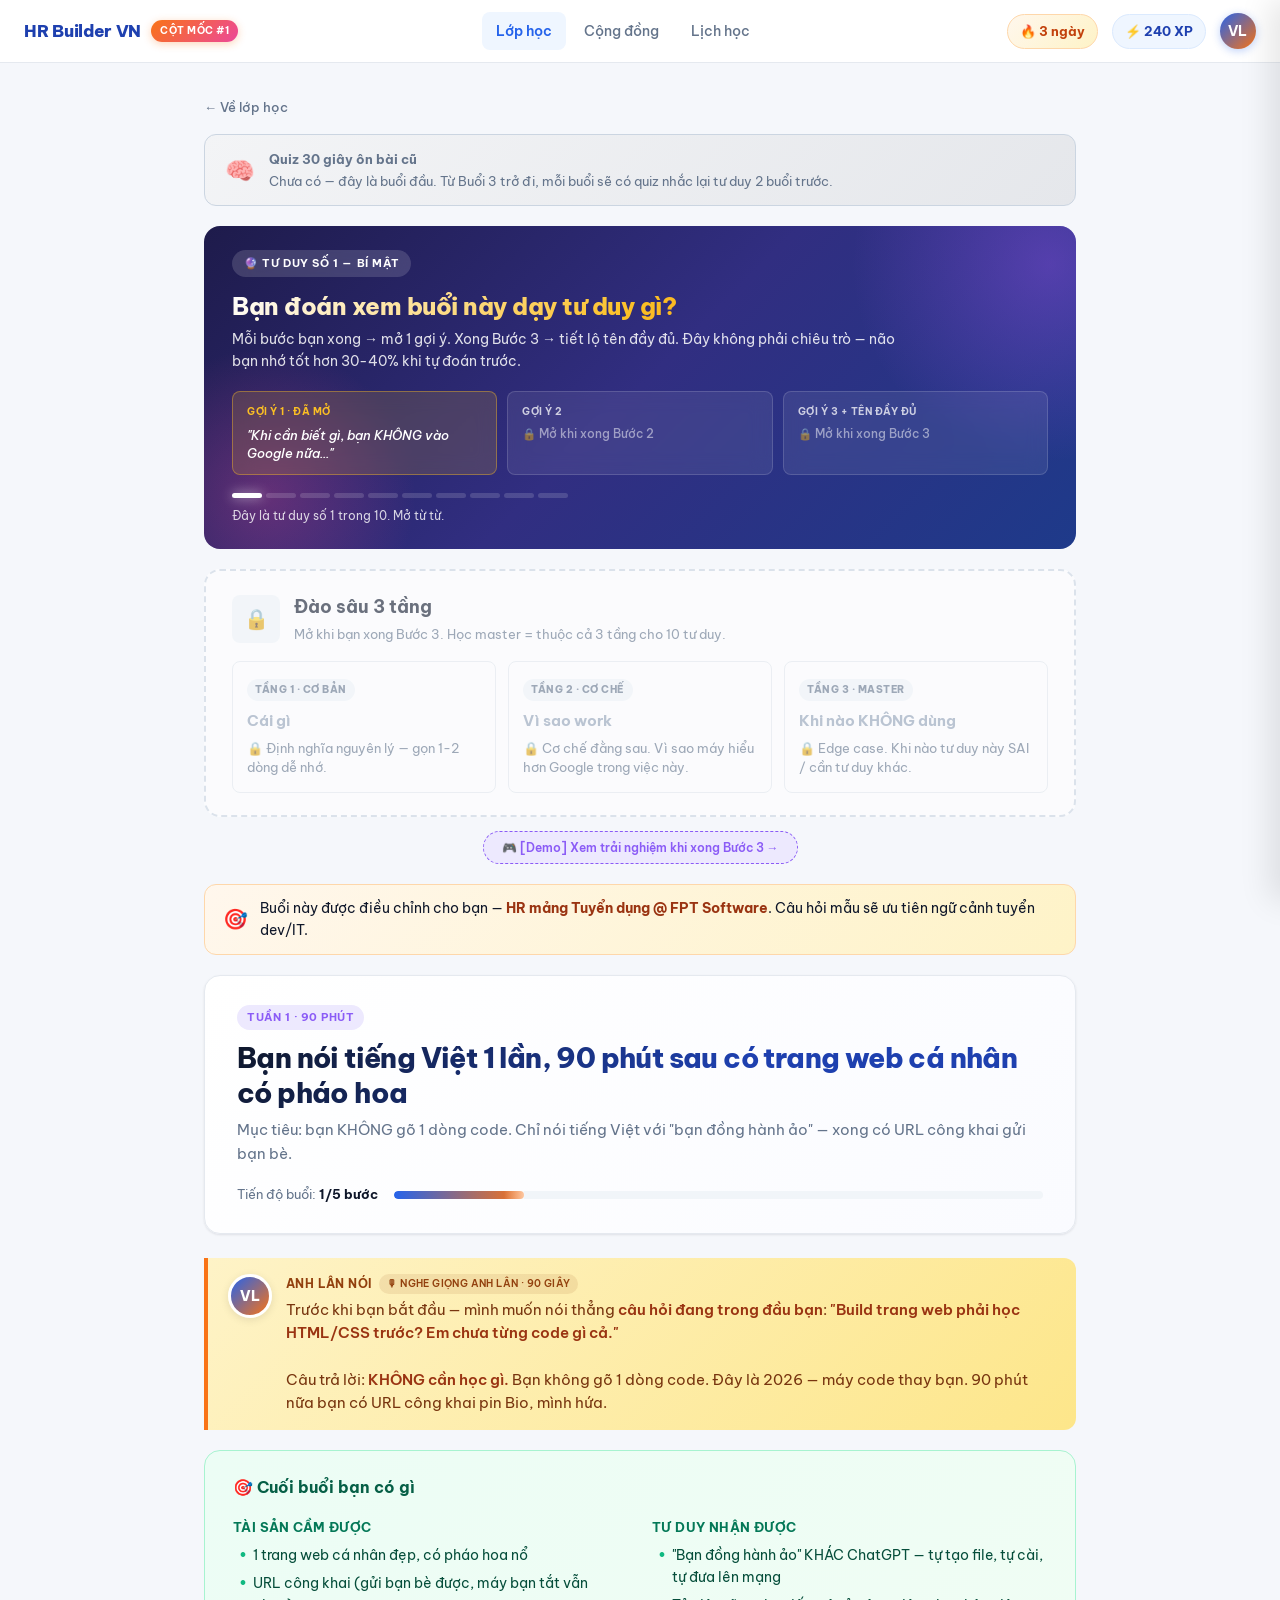
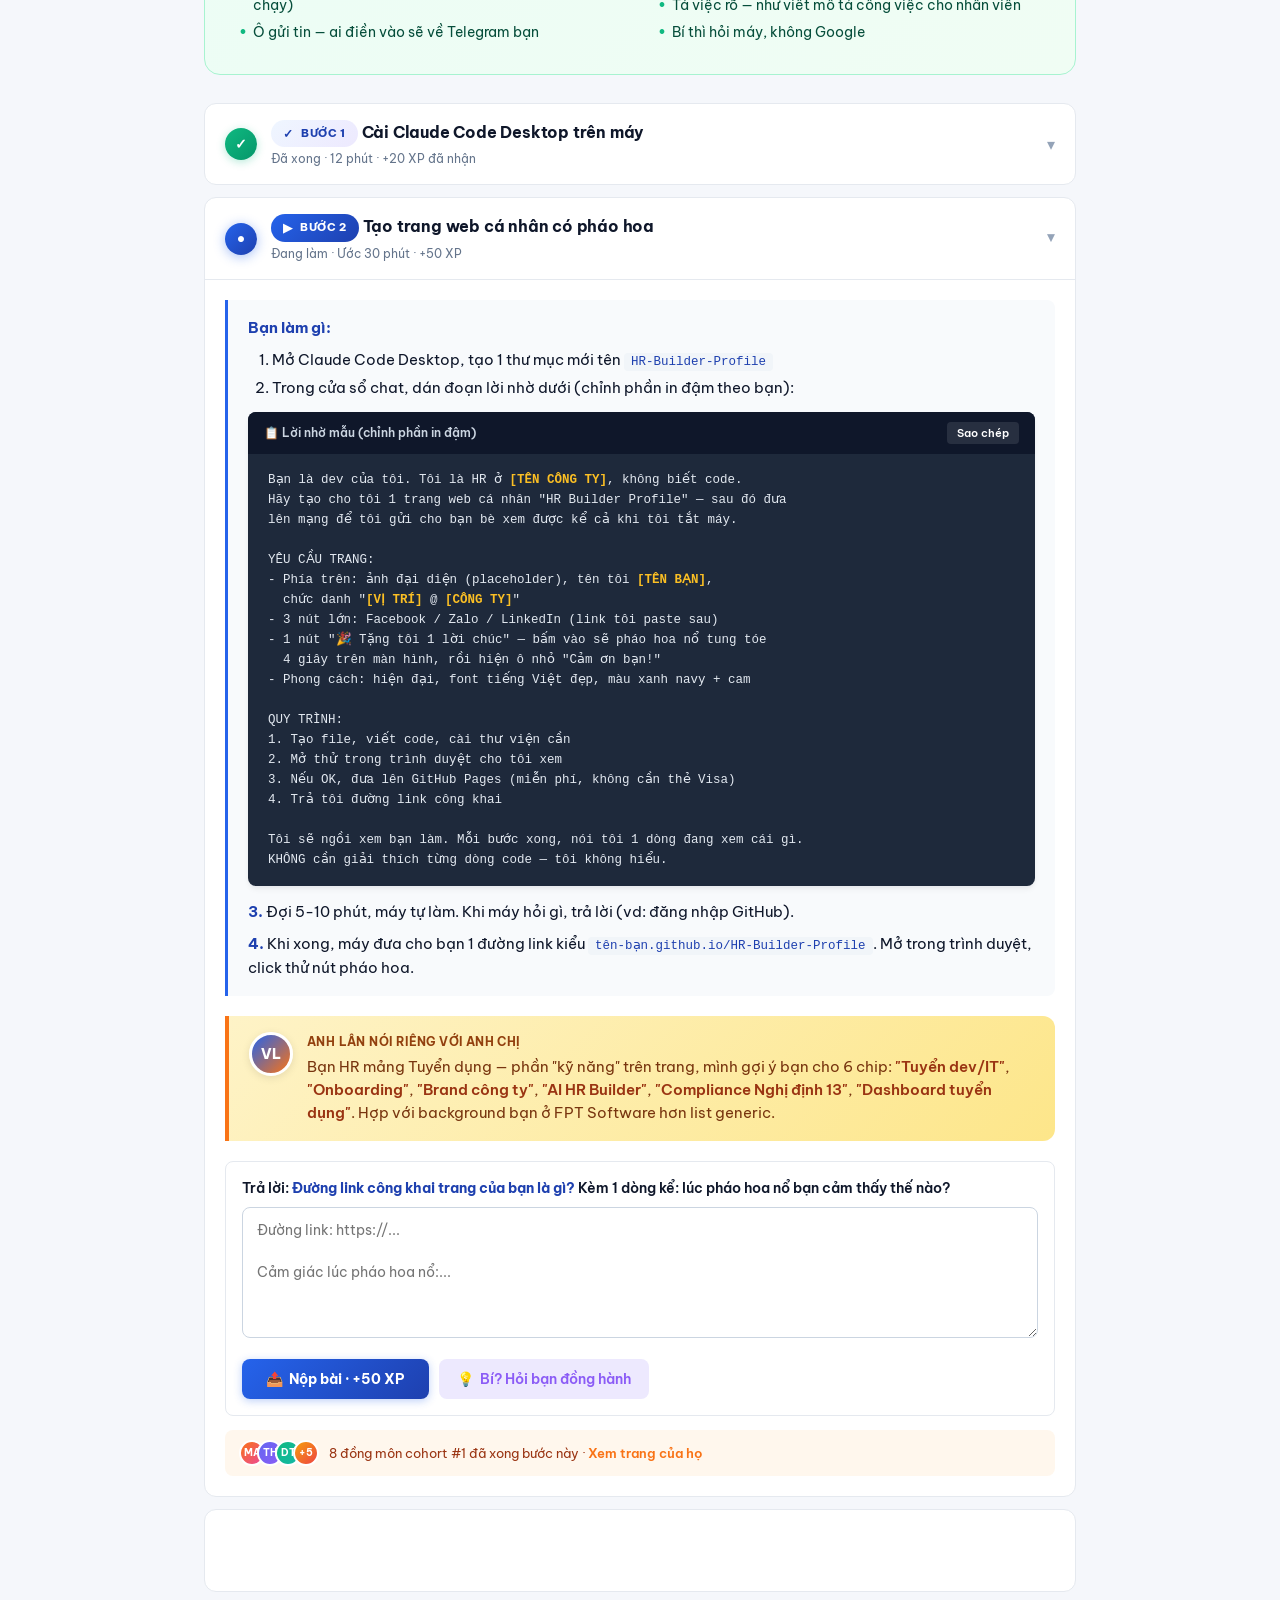
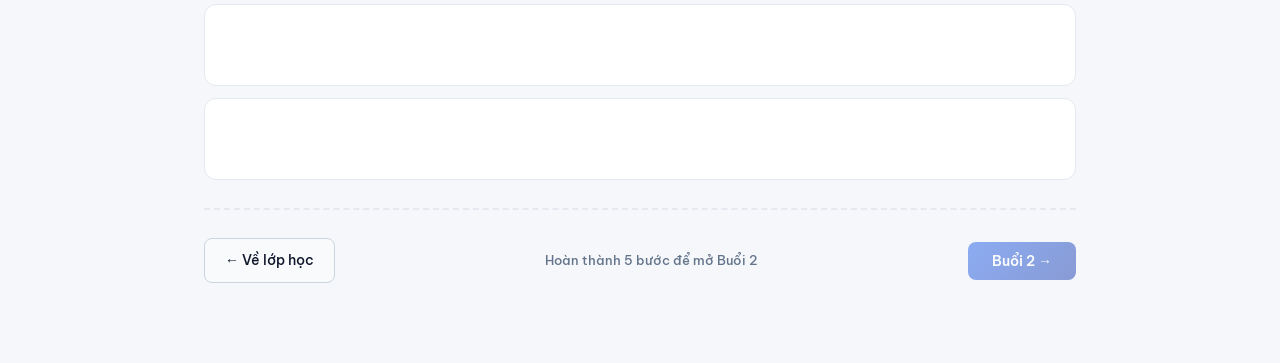
<file: buoi-1.html>
<!DOCTYPE html>
<html lang="vi">
<head>
<meta charset="UTF-8">
<meta name="viewport" content="width=device-width, initial-scale=1.0">
<title>Buổi 1 — HR Builder VN</title>
<link href="https://fonts.googleapis.com/css2?family=Be+Vietnam+Pro:wght@400;500;600;700;800&display=swap" rel="stylesheet">
<link rel="stylesheet" href="style-v2.css">
<style>
/* Khác biệt vs competitor — UNIQUE elements */
.principle-banner {
  background: linear-gradient(135deg, #1e1b4b 0%, #312e81 50%, #1e3a8a 100%);
  border-radius: var(--radius-lg);
  padding: 24px 28px;
  margin-bottom: 20px;
  color: white;
  position: relative;
  overflow: hidden;
}
.principle-banner::before {
  content: ''; position: absolute;
  top: -50%; right: -20%; width: 400px; height: 400px;
  background: radial-gradient(circle, rgba(249, 115, 22, 0.3) 0%, transparent 70%);
  border-radius: 50%;
}
.principle-banner::after {
  content: ''; position: absolute;
  bottom: -30%; left: -10%; width: 300px; height: 300px;
  background: radial-gradient(circle, rgba(139, 92, 246, 0.25) 0%, transparent 70%);
  border-radius: 50%;
}
.principle-content { position: relative; z-index: 2; }
.principle-tag {
  display: inline-flex; align-items: center; gap: 6px;
  background: rgba(255,255,255,0.15);
  backdrop-filter: blur(10px);
  padding: 5px 12px; border-radius: 100px;
  font-size: 11px; font-weight: 700;
  letter-spacing: 0.6px; text-transform: uppercase;
  margin-bottom: 14px;
}
.principle-name {
  font-size: 28px; font-weight: 800;
  letter-spacing: -0.6px; line-height: 1.2;
  margin-bottom: 8px;
}
.principle-desc { font-size: 15px; opacity: 0.9; max-width: 680px; }
.principle-progress {
  display: flex; gap: 4px; margin-top: 18px;
}
.pdot {
  width: 30px; height: 5px; border-radius: 3px;
  background: rgba(255,255,255,0.15);
}
.pdot.done { background: var(--accent); }
.pdot.active { background: white; box-shadow: 0 0 12px rgba(255,255,255,0.6); }
.principle-progress-label {
  font-size: 12px; opacity: 0.8;
  margin-top: 8px;
}

/* PERSONALIZATION BANNER */
.personalize-banner {
  background: linear-gradient(135deg, var(--accent-soft), #fef3c7);
  border: 1px solid #fed7aa;
  border-radius: var(--radius);
  padding: 12px 18px;
  margin-bottom: 20px;
  display: flex; align-items: center; gap: 12px;
  font-size: 14px;
}
.personalize-banner .pb-icon { font-size: 20px; flex-shrink: 0; }
.personalize-banner strong { color: #9a3412; }

/* LAN VOICE BOX */
.lan-voice {
  background: linear-gradient(135deg, #fef3c7 0%, #fde68a 100%);
  border-left: 4px solid var(--accent);
  border-radius: 0 var(--radius) var(--radius) 0;
  padding: 16px 20px;
  margin: 20px 0;
  display: flex; gap: 14px;
  align-items: start;
}
.lan-avatar {
  width: 44px; height: 44px; border-radius: 50%;
  background: linear-gradient(135deg, var(--primary), var(--accent));
  color: white;
  display: flex; align-items: center; justify-content: center;
  font-weight: 800; font-size: 14px;
  flex-shrink: 0;
  border: 3px solid white;
  box-shadow: 0 2px 8px rgba(0,0,0,0.1);
}
.lan-content { flex: 1; }
.lan-name {
  font-size: 12px; font-weight: 700;
  color: #92400e;
  text-transform: uppercase;
  letter-spacing: 0.4px;
  margin-bottom: 4px;
  display: flex; align-items: center; gap: 8px;
}
.lan-voice-btn {
  background: rgba(146, 64, 14, 0.1);
  color: #92400e;
  padding: 2px 8px; border-radius: 100px;
  font-size: 10px; font-weight: 600;
  display: inline-flex; align-items: center; gap: 4px;
  cursor: pointer;
}
.lan-voice-btn:hover { background: rgba(146, 64, 14, 0.2); }
.lan-msg { font-size: 14.5px; color: #78350f; line-height: 1.6; }
.lan-msg em { font-style: normal; font-weight: 600; color: #9a3412; }

/* ==================== QUIZ STRIP (ôn lại bài cũ) ==================== */
.quiz-strip {
  display: flex; align-items: center; gap: 14px;
  padding: 14px 20px;
  background: linear-gradient(135deg, #ede9fe 0%, #ddd6fe 100%);
  border: 1px solid #c4b5fd;
  border-radius: var(--radius);
  margin-bottom: 20px;
}
.quiz-strip.empty { background: linear-gradient(135deg, #f3f4f6 0%, #e5e7eb 100%); border-color: var(--border-strong); }
.quiz-icon { font-size: 24px; flex-shrink: 0; }
.quiz-text { display: flex; flex-direction: column; gap: 2px; }
.quiz-text strong { font-size: 13px; color: #5b21b6; font-weight: 700; }
.quiz-strip.empty .quiz-text strong { color: var(--text-muted); }
.quiz-text span { font-size: 12.5px; color: var(--text-muted); line-height: 1.5; }

/* ==================== HIDDEN PRINCIPLE BANNER ==================== */
.principle-banner.mystery::before { background: radial-gradient(circle, rgba(168, 85, 247, 0.35) 0%, transparent 70%); }
.principle-banner.mystery::after { background: radial-gradient(circle, rgba(236, 72, 153, 0.3) 0%, transparent 70%); }

.mystery-title {
  font-size: 24px; font-weight: 800;
  letter-spacing: -0.5px; line-height: 1.25;
  margin-bottom: 8px;
  background: linear-gradient(135deg, #fff 0%, #fbbf24 50%, #f97316 100%);
  -webkit-background-clip: text; background-clip: text;
  -webkit-text-fill-color: transparent;
}
.mystery-sub {
  font-size: 14px; opacity: 0.85;
  max-width: 680px; margin-bottom: 18px;
  line-height: 1.55;
}

.hints-row {
  display: grid;
  grid-template-columns: repeat(3, 1fr);
  gap: 10px;
}
.hint-card {
  background: rgba(255,255,255,0.08);
  backdrop-filter: blur(10px);
  border: 1px solid rgba(255,255,255,0.15);
  border-radius: var(--radius-sm);
  padding: 12px 14px;
  transition: all 0.3s;
}
.hint-card.unlocked {
  background: rgba(251, 191, 36, 0.15);
  border-color: rgba(251, 191, 36, 0.4);
  animation: hintReveal 0.5s cubic-bezier(0.16, 1, 0.3, 1);
}
@keyframes hintReveal {
  from { transform: scale(0.95); opacity: 0; }
  to { transform: scale(1); opacity: 1; }
}
.hint-num {
  font-size: 10px; font-weight: 700;
  text-transform: uppercase;
  letter-spacing: 0.5px;
  margin-bottom: 6px;
  opacity: 0.75;
}
.hint-card.unlocked .hint-num { color: #fbbf24; opacity: 1; }
.hint-text {
  font-size: 13px;
  font-weight: 500;
  line-height: 1.4;
  font-style: italic;
}
.hint-card.locked .hint-text { opacity: 0.5; font-style: normal; font-size: 11.5px; }

/* Reveal state — sau khi xong Bước 3 */
.principle-banner.revealed .mystery-title {
  display: none;
}
.principle-banner.revealed .mystery-sub {
  display: none;
}
.principle-banner.revealed .reveal-name {
  display: block !important;
}
.reveal-name {
  display: none;
  font-size: 32px; font-weight: 800;
  margin-bottom: 6px;
  background: linear-gradient(135deg, #fff 0%, #fbbf24 100%);
  -webkit-background-clip: text; background-clip: text;
  -webkit-text-fill-color: transparent;
  animation: revealPulse 1s cubic-bezier(0.16, 1, 0.3, 1);
}
@keyframes revealPulse {
  0% { transform: scale(0.9); opacity: 0; }
  50% { transform: scale(1.05); }
  100% { transform: scale(1); opacity: 1; }
}

/* ==================== DEEP DIVE PANEL ==================== */
.deep-dive {
  background: var(--surface);
  border: 2px dashed var(--border-strong);
  border-radius: var(--radius-lg);
  padding: 22px 26px;
  margin-bottom: 24px;
  transition: all 0.4s;
}
.deep-dive.locked { opacity: 0.6; }
.deep-dive.unlocked {
  border: 2px solid var(--purple);
  background: linear-gradient(135deg, #faf5ff 0%, #fdf4ff 100%);
  opacity: 1;
}

.dd-header {
  display: flex; align-items: center; gap: 14px;
  margin-bottom: 16px;
}
.dd-icon-wrap {
  width: 48px; height: 48px; border-radius: var(--radius-sm);
  background: var(--surface-3);
  display: flex; align-items: center; justify-content: center;
  font-size: 20px;
  flex-shrink: 0;
}
.deep-dive.unlocked .dd-icon-wrap {
  background: linear-gradient(135deg, var(--purple), var(--primary));
  color: white;
}
.dd-header h3 { font-size: 18px; font-weight: 700; margin-bottom: 2px; }
.dd-header p { font-size: 13px; color: var(--text-muted); }

.dd-layers {
  display: grid;
  grid-template-columns: repeat(3, 1fr);
  gap: 12px;
}
.dd-layer {
  background: var(--surface);
  border: 1px solid var(--border);
  border-radius: var(--radius-sm);
  padding: 14px;
  transition: all 0.2s;
}
.deep-dive.unlocked .dd-layer { border-color: rgba(139, 92, 246, 0.3); cursor: pointer; }
.deep-dive.unlocked .dd-layer:hover {
  border-color: var(--purple);
  box-shadow: 0 4px 12px rgba(139, 92, 246, 0.15);
}
.dd-layer-num {
  display: inline-block;
  font-size: 10px; font-weight: 800;
  letter-spacing: 0.5px;
  color: var(--purple);
  background: var(--purple-soft);
  padding: 3px 8px; border-radius: 100px;
  margin-bottom: 8px;
}
.deep-dive.locked .dd-layer-num { color: var(--text-muted); background: var(--surface-3); }
.dd-layer-title { font-size: 15px; font-weight: 700; margin-bottom: 6px; }
.deep-dive.locked .dd-layer-title { color: var(--text-light); }
.dd-layer-desc { font-size: 13px; color: var(--text-muted); line-height: 1.5; }

@media (max-width: 768px) {
  .hints-row { grid-template-columns: 1fr; }
  .dd-layers { grid-template-columns: 1fr; }
}

/* STEP NUMBERING (different from competitor) */
.step-num-badge {
  display: inline-flex; align-items: center; gap: 8px;
  background: linear-gradient(135deg, var(--primary-soft), #ede9fe);
  color: var(--primary-dark);
  padding: 4px 12px; border-radius: 100px;
  font-size: 11px; font-weight: 800;
  letter-spacing: 0.4px;
}
.step-num-badge .step-icon { font-size: 12px; }
</style>
</head>
<body>

<header class="topbar">
  <div class="logo">
    <a href="index.html" style="color: inherit; text-decoration: none;">HR Builder VN</a>
    <span class="badge">CỘT MỐC #1</span>
  </div>
  <nav>
    <a href="index.html" class="active">Lớp học</a>
    <a href="#">Cộng đồng</a>
    <a href="#">Lịch học</a>
  </nav>
  <div class="user">
    <span class="streak">🔥 3 ngày</span>
    <span class="xp">⚡ 240 XP</span>
    <div class="avatar">VL</div>
  </div>
</header>

<div class="lesson-wrap">

  <a href="index.html" class="back-link">← Về lớp học</a>

  <!-- QUIZ STRIP — ÔN LẠI (Buổi 1 chưa có gì để ôn) -->
  <div class="quiz-strip empty">
    <div class="quiz-icon">🧠</div>
    <div class="quiz-text">
      <strong>Quiz 30 giây ôn bài cũ</strong>
      <span>Chưa có — đây là buổi đầu. Từ Buổi 3 trở đi, mỗi buổi sẽ có quiz nhắc lại tư duy 2 buổi trước.</span>
    </div>
  </div>

  <!-- HIDDEN PRINCIPLE BANNER — bí mật, mở dần qua hint -->
  <div class="principle-banner mystery" id="principleBanner">
    <div class="principle-content">
      <div class="principle-tag">🔮 TƯ DUY SỐ 1 — BÍ MẬT</div>
      <h2 class="mystery-title">Bạn đoán xem buổi này dạy tư duy gì?</h2>
      <p class="mystery-sub">Mỗi bước bạn xong → mở 1 gợi ý. Xong Bước 3 → tiết lộ tên đầy đủ. Đây không phải chiêu trò — não bạn nhớ tốt hơn 30-40% khi tự đoán trước.</p>

      <!-- Hiện sau khi reveal -->
      <h2 class="reveal-name">🎉 TỰ HỌC CÙNG AI</h2>
      <p class="mystery-sub reveal-sub" style="display:none;">Bạn vừa khám phá. Đây là tư duy gốc — 9 nguyên lý còn lại đều dựa trên cái này.</p>

      <div class="hints-row">
        <div class="hint-card unlocked">
          <div class="hint-num">Gợi ý 1 · đã mở</div>
          <div class="hint-text">"Khi cần biết gì, bạn KHÔNG vào Google nữa..."</div>
        </div>
        <div class="hint-card locked">
          <div class="hint-num">Gợi ý 2</div>
          <div class="hint-text">🔒 Mở khi xong Bước 2</div>
        </div>
        <div class="hint-card locked">
          <div class="hint-num">Gợi ý 3 + tên đầy đủ</div>
          <div class="hint-text">🔒 Mở khi xong Bước 3</div>
        </div>
      </div>

      <div class="principle-progress" style="margin-top: 18px;">
        <div class="pdot active"></div>
        <div class="pdot"></div>
        <div class="pdot"></div>
        <div class="pdot"></div>
        <div class="pdot"></div>
        <div class="pdot"></div>
        <div class="pdot"></div>
        <div class="pdot"></div>
        <div class="pdot"></div>
        <div class="pdot"></div>
      </div>
      <div class="principle-progress-label">Đây là tư duy số 1 trong 10. Mở từ từ.</div>
    </div>
  </div>

  <!-- DEEP DIVE PANEL — chỉ hiện sau khi reveal (Bước 3 xong) -->
  <div class="deep-dive locked" id="deepDive">
    <div class="dd-header">
      <div class="dd-icon-wrap">🔒</div>
      <div>
        <h3>Đào sâu 3 tầng</h3>
        <p class="dd-sub-locked">Mở khi bạn xong Bước 3. Học master = thuộc cả 3 tầng cho 10 tư duy.</p>
        <p class="dd-sub-unlocked" style="display:none;">Đào sâu nguyên lý "Tự học cùng AI" qua 3 tầng. Bấm vào từng tầng để xem.</p>
      </div>
    </div>

    <div class="dd-layers">
      <div class="dd-layer">
        <div class="dd-layer-num">TẦNG 1 · CƠ BẢN</div>
        <div class="dd-layer-title">Cái gì</div>
        <div class="dd-layer-desc dd-locked-desc">🔒 Định nghĩa nguyên lý — gọn 1-2 dòng dễ nhớ.</div>
        <div class="dd-layer-desc dd-unlocked-desc" style="display:none;">
          Khi cần biết thông tin để giải bài toán, bạn HỎI máy thay Google. Vì máy nhớ ngữ cảnh bạn, hiểu mảng bạn làm, trả lời đúng việc bạn cần.
        </div>
      </div>
      <div class="dd-layer">
        <div class="dd-layer-num">TẦNG 2 · CƠ CHẾ</div>
        <div class="dd-layer-title">Vì sao work</div>
        <div class="dd-layer-desc dd-locked-desc">🔒 Cơ chế đằng sau. Vì sao máy hiểu hơn Google trong việc này.</div>
        <div class="dd-layer-desc dd-unlocked-desc" style="display:none;">
          Google trả 10 link generic — bạn tự đọc, tự lọc. Máy đã đọc 10 link giúp bạn, hiểu bạn là HR ở đâu, đề xuất cụ thể. Tốc độ học 5-10x nhanh hơn.
        </div>
      </div>
      <div class="dd-layer">
        <div class="dd-layer-num">TẦNG 3 · MASTER</div>
        <div class="dd-layer-title">Khi nào KHÔNG dùng</div>
        <div class="dd-layer-desc dd-locked-desc">🔒 Edge case. Khi nào tư duy này SAI / cần tư duy khác.</div>
        <div class="dd-layer-desc dd-unlocked-desc" style="display:none;">
          KHÔNG dùng máy khi: <strong>(1)</strong> cần xác minh chính xác (luật BHXH — phải tra văn bản gốc), <strong>(2)</strong> cần ý kiến chuyên gia con người (luật sư cho hợp đồng quan trọng), <strong>(3)</strong> data cực nhạy cảm không nên đưa vào prompt (CCCD đầy đủ, lương individual).
        </div>
      </div>
    </div>
  </div>

  <!-- Demo button — cho anh Lân + beta tester preview reveal -->
  <div style="text-align: center; margin: -10px 0 20px;">
    <button onclick="simulateReveal()" style="background: var(--purple-soft); color: var(--purple); padding: 8px 18px; border-radius: 100px; font-size: 12px; font-weight: 600; cursor: pointer; border: 1px dashed var(--purple);">
      🎮 [Demo] Xem trải nghiệm khi xong Bước 3 →
    </button>
  </div>

  <!-- PERSONALIZATION (UNIQUE) -->
  <div class="personalize-banner">
    <div class="pb-icon">🎯</div>
    <div>Buổi này được điều chỉnh cho bạn — <strong>HR mảng Tuyển dụng @ FPT Software</strong>. Câu hỏi mẫu sẽ ưu tiên ngữ cảnh tuyển dev/IT.</div>
  </div>

  <!-- LESSON HEADER -->
  <div class="lesson-top">
    <div class="lesson-info">
      <div class="tag">TUẦN 1 · 90 PHÚT</div>
      <h1>Bạn nói tiếng Việt 1 lần, 90 phút sau có trang web cá nhân có pháo hoa</h1>
      <p class="lesson-sub">Mục tiêu: bạn KHÔNG gõ 1 dòng code. Chỉ nói tiếng Việt với "bạn đồng hành ảo" — xong có URL công khai gửi bạn bè.</p>
    </div>
    <div class="lesson-progress">
      <div class="progress-text">Tiến độ buổi: <strong>1/5 bước</strong></div>
      <div class="progress-bar"><div class="progress-bar-fill" style="width: 20%"></div></div>
    </div>
  </div>

  <!-- LAN VOICE — UNIQUE -->
  <div class="lan-voice">
    <div class="lan-avatar">VL</div>
    <div class="lan-content">
      <div class="lan-name">
        Anh Lân nói
        <span class="lan-voice-btn">🎙 Nghe giọng anh Lân · 90 giây</span>
      </div>
      <p class="lan-msg">
        Trước khi bạn bắt đầu — mình muốn nói thẳng <em>câu hỏi đang trong đầu bạn</em>:
        <em>"Build trang web phải học HTML/CSS trước? Em chưa từng code gì cả."</em>
        <br><br>
        Câu trả lời: <em>KHÔNG cần học gì.</em> Bạn không gõ 1 dòng code. Đây là 2026 — máy code thay bạn. 90 phút nữa bạn có URL công khai pin Bio, mình hứa.
      </p>
    </div>
  </div>

  <!-- KỲ VỌNG ĐẦU RA -->
  <div class="outcome-card">
    <h3>🎯 Cuối buổi bạn có gì</h3>
    <div class="outcome-grid">
      <div>
        <h4>Tài sản cầm được</h4>
        <ul>
          <li>1 trang web cá nhân đẹp, có pháo hoa nổ</li>
          <li>URL công khai (gửi bạn bè được, máy bạn tắt vẫn chạy)</li>
          <li>Ô gửi tin — ai điền vào sẽ về Telegram bạn</li>
        </ul>
      </div>
      <div>
        <h4>Tư duy nhận được</h4>
        <ul>
          <li>"Bạn đồng hành ảo" KHÁC ChatGPT — tự tạo file, tự cài, tự đưa lên mạng</li>
          <li>Tả việc rõ — như viết mô tả công việc cho nhân viên</li>
          <li>Bí thì hỏi máy, không Google</li>
        </ul>
      </div>
    </div>
  </div>

  <!-- BƯỚC 1 — DONE (đổi tên "Câu" → "Bước" để khác biệt) -->
  <div class="cau-card done">
    <div class="cau-header">
      <div class="cau-status">✓</div>
      <div class="cau-title">
        <h2>
          <span class="step-num-badge"><span class="step-icon">✓</span>BƯỚC 1</span>
          Cài Claude Code Desktop trên máy
        </h2>
        <div class="cau-meta">Đã xong · 12 phút · +20 XP đã nhận</div>
      </div>
      <div class="cau-toggle">▾</div>
    </div>
    <div class="cau-body">
      <div class="task-prompt">
        <strong>Bạn làm gì:</strong> Mở claude.ai, hỏi nó hướng dẫn cài Claude Code Desktop trên hệ điều hành bạn dùng (Windows/Mac). Làm theo từng bước.
      </div>
      <div class="task-input-wrap">
        <label>Câu trả lời bạn đã nộp:</label>
        <div class="task-answer-display">Em đã hỏi Claude.ai — nó cho em link tải tại claude.ai/code, em tải xong, đăng nhập tài khoản Pro của em. Mở thử, gõ /help thấy có hướng dẫn. Đã setup xong.</div>
      </div>
      <div class="cau-feedback pass">
        <strong>✓ Bạn đồng hành chấm: Đạt</strong>
        <p>Bạn làm đúng — đặc biệt tốt: đã ghi cụ thể đường link và lệnh /help. Đây là tinh thần "tự kiểm tra" rất quan trọng cho 9 tuần tới.</p>
      </div>
    </div>
  </div>

  <!-- BƯỚC 2 — ACTIVE -->
  <div class="cau-card active expanded">
    <div class="cau-header">
      <div class="cau-status">●</div>
      <div class="cau-title">
        <h2>
          <span class="step-num-badge" style="background: linear-gradient(135deg, var(--primary), var(--primary-dark)); color: white;"><span class="step-icon">▶</span>BƯỚC 2</span>
          Tạo trang web cá nhân có pháo hoa
        </h2>
        <div class="cau-meta">Đang làm · Ước 30 phút · +50 XP</div>
      </div>
      <div class="cau-toggle">▴</div>
    </div>
    <div class="cau-body">

      <div class="task-prompt">
        <p><strong>Bạn làm gì:</strong></p>
        <ol>
          <li>Mở Claude Code Desktop, tạo 1 thư mục mới tên <code>HR-Builder-Profile</code></li>
          <li>Trong cửa sổ chat, dán đoạn lời nhờ dưới (chỉnh phần in đậm theo bạn):</li>
        </ol>

        <div class="prompt-box">
          <div class="prompt-box-header">
            <span>📋 Lời nhờ mẫu (chỉnh phần in đậm)</span>
            <button class="btn-copy" onclick="copyPrompt()">Sao chép</button>
          </div>
          <pre id="promptText">Bạn là dev của tôi. Tôi là HR ở <b>[TÊN CÔNG TY]</b>, không biết code.
Hãy tạo cho tôi 1 trang web cá nhân "HR Builder Profile" — sau đó đưa
lên mạng để tôi gửi cho bạn bè xem được kể cả khi tôi tắt máy.

YÊU CẦU TRANG:
- Phía trên: ảnh đại diện (placeholder), tên tôi <b>[TÊN BẠN]</b>,
  chức danh "<b>[VỊ TRÍ]</b> @ <b>[CÔNG TY]</b>"
- 3 nút lớn: Facebook / Zalo / LinkedIn (link tôi paste sau)
- 1 nút "🎉 Tặng tôi 1 lời chúc" — bấm vào sẽ pháo hoa nổ tung tóe
  4 giây trên màn hình, rồi hiện ô nhỏ "Cảm ơn bạn!"
- Phong cách: hiện đại, font tiếng Việt đẹp, màu xanh navy + cam

QUY TRÌNH:
1. Tạo file, viết code, cài thư viện cần
2. Mở thử trong trình duyệt cho tôi xem
3. Nếu OK, đưa lên GitHub Pages (miễn phí, không cần thẻ Visa)
4. Trả tôi đường link công khai

Tôi sẽ ngồi xem bạn làm. Mỗi bước xong, nói tôi 1 dòng đang xem cái gì.
KHÔNG cần giải thích từng dòng code — tôi không hiểu.</pre>
        </div>

        <p style="margin-top: 14px;"><strong>3.</strong> Đợi 5-10 phút, máy tự làm. Khi máy hỏi gì, trả lời (vd: đăng nhập GitHub).</p>
        <p><strong>4.</strong> Khi xong, máy đưa cho bạn 1 đường link kiểu <code>tên-bạn.github.io/HR-Builder-Profile</code>. Mở trong trình duyệt, click thử nút pháo hoa.</p>
      </div>

      <!-- LAN VOICE inline -->
      <div class="lan-voice">
        <div class="lan-avatar">VL</div>
        <div class="lan-content">
          <div class="lan-name">Anh Lân nói riêng với anh chị</div>
          <p class="lan-msg">
            Bạn HR mảng Tuyển dụng — phần "kỹ năng" trên trang, mình gợi ý bạn cho 6 chip:
            <em>"Tuyển dev/IT"</em>, <em>"Onboarding"</em>, <em>"Brand công ty"</em>,
            <em>"AI HR Builder"</em>, <em>"Compliance Nghị định 13"</em>, <em>"Dashboard tuyển dụng"</em>.
            Hợp với background bạn ở FPT Software hơn list generic.
          </p>
        </div>
      </div>

      <div class="task-input-wrap">
        <label for="cau12-answer">Trả lời: <strong>Đường link công khai trang của bạn là gì?</strong> Kèm 1 dòng kể: lúc pháo hoa nổ bạn cảm thấy thế nào?</label>
        <textarea id="cau12-answer" placeholder="Đường link: https://...

Cảm giác lúc pháo hoa nổ:..." rows="5"></textarea>

        <div class="task-actions">
          <button class="btn-submit" onclick="submitStep('1.2')">Nộp bài · +50 XP</button>
          <button class="btn-help" onclick="openHelp('1.2')">Bí? Hỏi bạn đồng hành</button>
        </div>
      </div>

      <div class="task-community">
        <div class="avatars">
          <div class="mini-ava" style="background: linear-gradient(135deg, #f97316, #ec4899);">MA</div>
          <div class="mini-ava" style="background: linear-gradient(135deg, #6366f1, #8b5cf6);">TH</div>
          <div class="mini-ava" style="background: linear-gradient(135deg, #10b981, #14b8a6);">DT</div>
          <div class="mini-ava" style="background: linear-gradient(135deg, #f59e0b, #ef4444);">+5</div>
        </div>
        <span class="community-text">8 đồng môn cohort #1 đã xong bước này · <a href="#">Xem trang của họ</a></span>
      </div>

    </div>
  </div>

  <!-- BƯỚC 3 — LOCKED -->
  <div class="cau-card locked">
    <div class="cau-header">
      <div class="cau-status">🔒</div>
      <div class="cau-title">
        <h2>
          <span class="step-num-badge" style="opacity: 0.5;"><span class="step-icon">🔒</span>BƯỚC 3</span>
          Đổi màu sắc + chỉnh pháo hoa
        </h2>
        <div class="cau-meta">Khoá · Hoàn thành Bước 2 để mở · +30 XP</div>
      </div>
    </div>
  </div>

  <!-- BƯỚC 4 — LOCKED -->
  <div class="cau-card locked">
    <div class="cau-header">
      <div class="cau-status">🔒</div>
      <div class="cau-title">
        <h2>
          <span class="step-num-badge" style="opacity: 0.5;"><span class="step-icon">🔒</span>BƯỚC 4</span>
          Thêm ô gửi tin nhắn về Telegram
        </h2>
        <div class="cau-meta">Khoá · +60 XP</div>
      </div>
    </div>
  </div>

  <!-- BƯỚC 5 — LOCKED -->
  <div class="cau-card locked">
    <div class="cau-header">
      <div class="cau-status">🔒</div>
      <div class="cau-title">
        <h2>
          <span class="step-num-badge" style="opacity: 0.5;"><span class="step-icon">🔒</span>BƯỚC 5</span>
          Suy nghĩ: bạn vừa học được tư duy gì?
        </h2>
        <div class="cau-meta">Khoá · +40 XP · Mở Buổi 2 sau khi xong</div>
      </div>
    </div>
  </div>

  <!-- BOTTOM NAV -->
  <div class="lesson-nav">
    <a href="index.html" class="btn-secondary">← Về lớp học</a>
    <span class="lesson-nav-info">Hoàn thành 5 bước để mở Buổi 2</span>
    <button class="btn-primary" disabled>Buổi 2 →</button>
  </div>

</div>

<!-- HELP DRAWER -->
<div class="help-drawer" id="helpDrawer">
  <div class="help-header">
    <div class="ai-avatar-mini">🤖</div>
    <div>
      <div class="help-title">Bạn đồng hành ảo</div>
      <div class="help-subtitle">Đang giúp Bước 2 · <span style="color: var(--success)">●</span> Online</div>
    </div>
    <button class="close-help" onclick="closeHelp()">×</button>
  </div>

  <div class="help-messages">
    <div class="help-msg bot">
      <p>Chào bạn 👋 Mình thấy bạn ở Bước 2 — tạo trang web có pháo hoa.</p>
      <p>Bạn đang vướng ở đâu? Click 1 cái dưới hoặc gõ tự do:</p>
    </div>
    <div class="help-quick">
      <button class="quick-btn">🤔 Máy đứng im không làm gì sau khi tôi paste lời nhờ</button>
      <button class="quick-btn">❓ GitHub là gì? Tôi chưa có tài khoản</button>
      <button class="quick-btn">🐛 Pháo hoa không nổ khi click</button>
      <button class="quick-btn">🔗 Link nó cho không vào được</button>
      <button class="quick-btn">💭 Sửa prompt mẫu cho công ty mình thế nào?</button>
      <button class="quick-btn">🎙 Nói voice với anh Lân thay vì gõ</button>
    </div>
  </div>

  <div class="help-input">
    <textarea placeholder="Hỏi bạn đồng hành..." rows="2"></textarea>
    <button>↑</button>
  </div>
</div>

<!-- LIVE NOTIFICATIONS -->
<div class="live-notif-stack" id="liveNotifs"></div>

<script>
function copyPrompt() {
  const text = document.getElementById('promptText').innerText;
  navigator.clipboard.writeText(text);
  showNotif('📋 Đã sao chép! Dán vào Claude Code Desktop nhé.', '#10b981');
}

function submitStep(stepId) {
  const answer = document.getElementById('cau12-answer').value;
  if (!answer.trim()) {
    showNotif('⚠️ Bạn chưa điền câu trả lời nha!', '#f59e0b');
    return;
  }
  showNotif('⏳ Đang gửi bạn đồng hành chấm...', '#2563eb');
  setTimeout(() => {
    confetti();
    showNotif('🎉 Pass! +50 XP. Bước 3 đã mở.', '#10b981');
  }, 1500);
}

function openHelp() { document.getElementById('helpDrawer').classList.add('open'); }
function closeHelp() { document.getElementById('helpDrawer').classList.remove('open'); }

document.querySelectorAll('.cau-card').forEach(card => {
  if (card.classList.contains('locked')) return;
  card.querySelector('.cau-header').addEventListener('click', () => {
    card.classList.toggle('expanded');
  });
});

// Live notifications stack
function showNotif(text, color) {
  const stack = document.getElementById('liveNotifs');
  const div = document.createElement('div');
  div.className = 'live-notif';
  div.style.borderLeftColor = color;
  div.innerHTML = `<div class="live-ava">🔔</div><div>${text}</div>`;
  stack.appendChild(div);
  setTimeout(() => { div.style.opacity = '0'; setTimeout(() => div.remove(), 300); }, 3500);
}

// Cohort live activity (fake demo)
const cohortActivity = [
  { ava: 'MA', txt: '<strong>Minh Anh</strong> vừa hoàn thành Bước 3 Buổi 1', color: '#10b981' },
  { ava: 'TH', txt: '<strong>Thu Hà</strong> vừa pass Buổi 2 với 95/100', color: '#10b981' },
  { ava: 'DT', txt: '<strong>Đức Trung</strong> đang học Bước 4 Buổi 2', color: '#2563eb' },
  { ava: 'NL', txt: '<strong>Ngọc Linh</strong> vừa public agent Telegram trên LinkedIn', color: '#f97316' },
];
let activityIdx = 0;
function rotateActivity() {
  const a = cohortActivity[activityIdx % cohortActivity.length];
  const stack = document.getElementById('liveNotifs');
  const div = document.createElement('div');
  div.className = 'live-notif';
  div.style.borderLeftColor = a.color;
  div.innerHTML = `<div class="live-ava">${a.ava}</div><div>${a.txt}</div>`;
  stack.appendChild(div);
  setTimeout(() => { div.style.opacity = '0'; setTimeout(() => div.remove(), 300); }, 4500);
  activityIdx++;
}
setTimeout(() => { rotateActivity(); setInterval(rotateActivity, 8000); }, 3000);

// Mô phỏng trải nghiệm khi xong Bước 3 — reveal nguyên lý + mở Deep Dive
function simulateReveal() {
  const banner = document.getElementById('principleBanner');
  const dd = document.getElementById('deepDive');

  // Mở 2 hint còn lại
  const hints = banner.querySelectorAll('.hint-card.locked');
  hints.forEach((h, i) => {
    setTimeout(() => {
      h.classList.remove('locked');
      h.classList.add('unlocked');
      const num = h.querySelector('.hint-num');
      const txt = h.querySelector('.hint-text');
      if (i === 0) {
        num.textContent = 'Gợi ý 2 · vừa mở';
        txt.textContent = '"...vì máy hiểu ngữ cảnh bạn — Google không..."';
      } else {
        num.textContent = 'Gợi ý 3 · vừa mở';
        txt.textContent = '"AI dạy bạn dùng AI — đó là tư duy gốc"';
      }
      txt.style.fontStyle = 'italic';
    }, i * 600);
  });

  // Reveal full name + show deep dive sau 1.5s
  setTimeout(() => {
    banner.classList.add('revealed');
    banner.querySelector('.principle-tag').innerHTML = '🎉 ĐÃ TIẾT LỘ';
    banner.querySelector('.reveal-sub').style.display = 'block';

    // Mở deep dive
    dd.classList.remove('locked');
    dd.classList.add('unlocked');
    dd.querySelector('.dd-icon-wrap').innerHTML = '🌳';
    dd.querySelector('.dd-sub-locked').style.display = 'none';
    dd.querySelector('.dd-sub-unlocked').style.display = 'block';
    dd.querySelectorAll('.dd-locked-desc').forEach(e => e.style.display = 'none');
    dd.querySelectorAll('.dd-unlocked-desc').forEach(e => e.style.display = 'block');

    confetti();
    showNotif('🎉 Bạn vừa khám phá: TỰ HỌC CÙNG AI · +50 XP', '#10b981');

    // Scroll xuống deep dive
    setTimeout(() => dd.scrollIntoView({ behavior: 'smooth', block: 'center' }), 500);
  }, 2000);
}

// Confetti
function confetti() {
  const colors = ['#f97316', '#2563eb', '#10b981', '#8b5cf6', '#ec4899', '#fbbf24'];
  for (let i = 0; i < 60; i++) {
    const piece = document.createElement('div');
    piece.className = 'confetti-piece';
    piece.style.left = Math.random() * 100 + 'vw';
    piece.style.top = '-10px';
    piece.style.background = colors[Math.floor(Math.random() * colors.length)];
    piece.style.animationDuration = (1.5 + Math.random() * 1.5) + 's';
    piece.style.transform = `rotate(${Math.random() * 360}deg)`;
    document.body.appendChild(piece);
    setTimeout(() => piece.remove(), 3000);
  }
}
</script>

</body>
</html>
</file>
<file: style-v2.css>
/* HR Builder VN — Polished UI v2 (đỉnh hơn competitor) */
:root {
  --bg: #0f1419;
  --bg-soft: #f5f7fb;
  --surface: #ffffff;
  --surface-2: #f8fafc;
  --surface-3: #f1f5f9;
  --border: #e5e9ef;
  --border-strong: #cbd5e1;

  --text: #0f172a;
  --text-muted: #64748b;
  --text-light: #94a3b8;

  --primary: #2563eb;
  --primary-dark: #1e40af;
  --primary-light: #dbeafe;
  --primary-soft: #eff6ff;

  --accent: #f97316;
  --accent-soft: #fff7ed;

  --success: #10b981;
  --success-soft: #d1fae5;
  --warning: #f59e0b;
  --warning-soft: #fef3c7;
  --danger: #ef4444;
  --danger-soft: #fee2e2;

  --purple: #8b5cf6;
  --purple-soft: #ede9fe;
  --pink: #ec4899;

  --radius: 12px;
  --radius-sm: 8px;
  --radius-lg: 16px;

  --shadow-sm: 0 1px 2px rgba(15,23,42,0.04);
  --shadow: 0 1px 3px rgba(15,23,42,0.06), 0 1px 2px rgba(15,23,42,0.04);
  --shadow-md: 0 4px 6px -1px rgba(15,23,42,0.06), 0 2px 4px -1px rgba(15,23,42,0.04);
  --shadow-lg: 0 10px 15px -3px rgba(15,23,42,0.08), 0 4px 6px -2px rgba(15,23,42,0.04);
  --shadow-xl: 0 20px 25px -5px rgba(15,23,42,0.1), 0 10px 10px -5px rgba(15,23,42,0.04);
}

* { box-sizing: border-box; margin: 0; padding: 0; }

body {
  font-family: 'Be Vietnam Pro', -apple-system, BlinkMacSystemFont, sans-serif;
  background: var(--bg-soft);
  color: var(--text);
  font-size: 15px;
  line-height: 1.6;
  -webkit-font-smoothing: antialiased;
}

a { color: var(--primary); text-decoration: none; }
a:hover { text-decoration: underline; }

button { font-family: inherit; cursor: pointer; border: none; background: none; }
button:focus-visible { outline: 2px solid var(--primary); outline-offset: 2px; }

/* ==================== TOP BAR ==================== */
.topbar {
  background: var(--surface);
  border-bottom: 1px solid var(--border);
  padding: 12px 24px;
  display: flex;
  align-items: center;
  justify-content: space-between;
  position: sticky; top: 0; z-index: 50;
  backdrop-filter: blur(20px);
}
.topbar .logo {
  font-weight: 800;
  font-size: 17px;
  color: var(--primary-dark);
  display: flex;
  align-items: center;
  gap: 10px;
  letter-spacing: -0.3px;
}
.topbar .logo .badge {
  background: linear-gradient(135deg, var(--accent) 0%, var(--pink) 100%);
  color: white;
  font-size: 10px; padding: 3px 9px; border-radius: 100px;
  font-weight: 700;
  letter-spacing: 0.5px;
  box-shadow: 0 2px 8px rgba(249, 115, 22, 0.3);
}
.topbar nav { display: flex; gap: 4px; align-items: center; }
.topbar nav a {
  color: var(--text-muted); font-weight: 500;
  padding: 8px 14px;
  border-radius: var(--radius-sm);
  font-size: 14px;
  transition: all 0.15s;
}
.topbar nav a:hover { background: var(--primary-soft); color: var(--primary); text-decoration: none; }
.topbar nav a.active { background: var(--primary-soft); color: var(--primary); font-weight: 600; }

.topbar .user { display: flex; align-items: center; gap: 14px; }
.topbar .streak {
  display: inline-flex; align-items: center; gap: 4px;
  background: linear-gradient(135deg, #fff7ed, #fef3c7);
  color: #c2410c;
  padding: 6px 12px; border-radius: 100px;
  font-size: 13px; font-weight: 700;
  border: 1px solid #fed7aa;
}
.topbar .xp {
  display: inline-flex; align-items: center; gap: 4px;
  background: var(--primary-soft);
  color: var(--primary-dark);
  padding: 6px 12px; border-radius: 100px;
  font-size: 13px; font-weight: 700;
  border: 1px solid var(--primary-light);
}
.topbar .avatar {
  width: 36px; height: 36px; border-radius: 50%;
  background: linear-gradient(135deg, var(--primary), var(--accent));
  color: white; display: flex; align-items: center; justify-content: center;
  font-weight: 700; font-size: 14px;
  box-shadow: 0 2px 8px rgba(37, 99, 235, 0.3);
}

/* ==================== LESSON LAYOUT ==================== */
.lesson-wrap {
  max-width: 920px;
  margin: 0 auto;
  padding: 32px 24px 80px;
}

/* TOP HEADER */
.lesson-top {
  background: linear-gradient(135deg, #ffffff 0%, #fafbff 100%);
  border-radius: var(--radius-lg);
  padding: 28px 32px;
  margin-bottom: 24px;
  border: 1px solid var(--border);
  box-shadow: var(--shadow);
}
.back-link {
  font-size: 13px; color: var(--text-muted); font-weight: 500;
  display: inline-flex; align-items: center;
  margin-bottom: 16px;
  transition: color 0.15s;
}
.back-link:hover { color: var(--primary); text-decoration: none; }
.lesson-info { margin-bottom: 18px; }
.tag {
  display: inline-block;
  background: var(--purple-soft); color: var(--purple);
  padding: 4px 10px; border-radius: 100px;
  font-size: 11px; font-weight: 700;
  letter-spacing: 0.5px;
  margin-bottom: 10px;
}
.lesson-info h1 {
  font-size: 28px; font-weight: 800;
  line-height: 1.25;
  letter-spacing: -0.6px;
  margin-bottom: 8px;
  background: linear-gradient(135deg, #0f172a 0%, #1e40af 60%);
  -webkit-background-clip: text; background-clip: text;
  -webkit-text-fill-color: transparent;
}
.lesson-sub { color: var(--text-muted); font-size: 15px; }
.lesson-progress {
  display: flex; align-items: center; gap: 16px;
  margin-top: 16px;
}
.progress-text { font-size: 13px; color: var(--text-muted); }
.progress-text strong { color: var(--text); font-weight: 700; }
.progress-bar {
  flex: 1; height: 8px;
  background: var(--surface-3);
  border-radius: 100px; overflow: hidden;
  position: relative;
}
.progress-bar-fill {
  height: 100%;
  background: linear-gradient(90deg, var(--primary), var(--accent));
  border-radius: 100px;
  transition: width 0.4s cubic-bezier(0.16, 1, 0.3, 1);
  position: relative;
}
.progress-bar-fill::after {
  content: ''; position: absolute; right: 0; top: 0; bottom: 0;
  width: 20px;
  background: linear-gradient(90deg, transparent, rgba(255,255,255,0.6));
  animation: shimmer 2s infinite;
}
@keyframes shimmer {
  0% { transform: translateX(-100%); }
  100% { transform: translateX(100%); }
}

/* ==================== KỲ VỌNG ĐẦU RA ==================== */
.outcome-card {
  background: linear-gradient(135deg, #ecfdf5 0%, #f0fdf4 100%);
  border: 1px solid #a7f3d0;
  border-radius: var(--radius-lg);
  padding: 24px 28px;
  margin-bottom: 28px;
}
.outcome-card h3 {
  font-size: 16px; font-weight: 700;
  color: #065f46;
  margin-bottom: 16px;
}
.outcome-grid {
  display: grid; grid-template-columns: 1fr 1fr; gap: 24px;
}
.outcome-grid h4 {
  font-size: 13px; font-weight: 700;
  color: #047857;
  margin-bottom: 8px;
  text-transform: uppercase;
  letter-spacing: 0.4px;
}
.outcome-grid ul {
  list-style: none; padding: 0;
}
.outcome-grid li {
  padding-left: 20px; position: relative;
  color: #064e3b;
  font-size: 14px; line-height: 1.55;
  margin-bottom: 6px;
}
.outcome-grid li::before {
  content: '•';
  position: absolute; left: 6px;
  color: var(--success); font-weight: 700;
}

/* ==================== CÂU HỎI CARDS ==================== */
.cau-card {
  background: var(--surface);
  border: 1px solid var(--border);
  border-radius: var(--radius);
  margin-bottom: 12px;
  overflow: hidden;
  transition: all 0.2s;
}
.cau-card:hover:not(.locked) {
  border-color: var(--primary-light);
  box-shadow: var(--shadow-md);
}

.cau-header {
  padding: 16px 20px;
  display: flex; align-items: center; gap: 14px;
  cursor: pointer;
  user-select: none;
}
.cau-card.locked .cau-header { cursor: not-allowed; opacity: 0.6; }

.cau-status {
  width: 32px; height: 32px; border-radius: 50%;
  display: flex; align-items: center; justify-content: center;
  font-weight: 700; font-size: 14px;
  flex-shrink: 0;
}
.cau-card.done .cau-status {
  background: linear-gradient(135deg, var(--success), #059669);
  color: white;
  box-shadow: 0 2px 8px rgba(16, 185, 129, 0.3);
}
.cau-card.active .cau-status {
  background: linear-gradient(135deg, var(--primary), var(--primary-dark));
  color: white;
  box-shadow: 0 2px 12px rgba(37, 99, 235, 0.4);
  animation: pulse 2s infinite;
}
@keyframes pulse {
  0%, 100% { box-shadow: 0 2px 12px rgba(37, 99, 235, 0.4); }
  50% { box-shadow: 0 2px 20px rgba(37, 99, 235, 0.6); }
}
.cau-card.locked .cau-status {
  background: var(--surface-3); color: var(--text-light);
  font-size: 12px;
}

.cau-title { flex: 1; min-width: 0; }
.cau-title h2 {
  font-size: 16px; font-weight: 700;
  color: var(--text);
  margin-bottom: 2px;
  letter-spacing: -0.2px;
}
.cau-card.locked .cau-title h2 { color: var(--text-light); }
.cau-meta { font-size: 12px; color: var(--text-muted); }

.cau-toggle {
  font-size: 16px; color: var(--text-light);
  transition: transform 0.2s;
}
.cau-card.expanded .cau-toggle { transform: rotate(180deg); }

.cau-body {
  display: none;
  padding: 0 20px 20px;
  border-top: 1px solid var(--border);
}
.cau-card.expanded .cau-body { display: block; padding-top: 20px; }
.cau-card.done .cau-body { display: none; }
.cau-card.done.expanded .cau-body { display: block; }

/* TASK PROMPT */
.task-prompt {
  background: var(--surface-2);
  border-left: 3px solid var(--primary);
  padding: 16px 20px;
  border-radius: 0 var(--radius-sm) var(--radius-sm) 0;
  margin-bottom: 16px;
}
.task-prompt p { margin-bottom: 8px; }
.task-prompt p:last-child { margin-bottom: 0; }
.task-prompt strong { color: var(--primary-dark); }
.task-prompt ol, .task-prompt ul { margin-left: 24px; margin-top: 8px; }
.task-prompt li { margin-bottom: 4px; }
.task-prompt code {
  background: var(--surface-3);
  padding: 2px 7px; border-radius: 4px;
  font-family: 'JetBrains Mono', monospace; font-size: 12.5px;
  color: var(--primary-dark);
}

/* PROMPT BOX */
.prompt-box {
  background: #1e293b;
  border-radius: var(--radius-sm);
  margin-top: 12px;
  overflow: hidden;
  box-shadow: var(--shadow-md);
}
.prompt-box-header {
  background: #0f172a;
  padding: 10px 16px;
  display: flex; justify-content: space-between; align-items: center;
  color: #cbd5e1;
  font-size: 12px; font-weight: 600;
}
.btn-copy {
  background: rgba(255,255,255,0.1); color: white;
  padding: 4px 10px; border-radius: 4px;
  font-size: 11px; font-weight: 600;
  transition: background 0.15s;
}
.btn-copy:hover { background: rgba(255,255,255,0.2); }
.prompt-box pre {
  padding: 16px 20px;
  color: #e2e8f0;
  font-family: 'JetBrains Mono', 'Courier New', monospace;
  font-size: 12.5px; line-height: 1.6;
  white-space: pre-wrap;
  word-break: break-word;
}
.prompt-box pre b { color: #fbbf24; }

/* ANSWER INPUT */
.task-input-wrap {
  margin-top: 20px;
  background: var(--surface);
  border: 1px solid var(--border);
  border-radius: var(--radius-sm);
  padding: 16px;
}
.task-input-wrap label {
  display: block;
  font-weight: 600; font-size: 13.5px;
  color: var(--text);
  margin-bottom: 8px;
}
.task-input-wrap label strong { color: var(--primary-dark); }
.task-input-wrap textarea {
  width: 100%;
  padding: 12px 14px;
  border: 1px solid var(--border-strong);
  border-radius: var(--radius-sm);
  font-family: inherit;
  font-size: 14px;
  line-height: 1.5;
  resize: vertical;
  min-height: 80px;
  transition: border-color 0.15s;
}
.task-input-wrap textarea:focus {
  outline: none;
  border-color: var(--primary);
  box-shadow: 0 0 0 3px var(--primary-soft);
}
.task-answer-display {
  padding: 12px 14px;
  background: var(--surface-2);
  border-radius: var(--radius-sm);
  font-size: 14px;
  color: var(--text);
  border-left: 3px solid var(--success);
}

/* TASK ACTIONS */
.task-actions {
  display: flex; gap: 10px;
  margin-top: 14px;
}
.btn-submit {
  background: linear-gradient(135deg, var(--primary), var(--primary-dark));
  color: white;
  padding: 11px 24px;
  border-radius: var(--radius-sm);
  font-weight: 700; font-size: 14px;
  display: inline-flex; align-items: center; gap: 6px;
  box-shadow: 0 2px 8px rgba(37, 99, 235, 0.3);
  transition: all 0.2s;
}
.btn-submit::before { content: '📤'; }
.btn-submit:hover { transform: translateY(-1px); box-shadow: 0 4px 12px rgba(37, 99, 235, 0.4); }
.btn-submit[data-locked="1"] {
  background: linear-gradient(135deg, #94a3b8, #64748b);
  cursor: not-allowed;
  box-shadow: none;
  opacity: 0.85;
}
.btn-submit[data-locked="1"]:hover { transform: none; box-shadow: none; }
.btn-submit[data-locked="1"]::before { content: '🔒'; }

/* Auth-required banner — hiện khi chưa login Firebase, ngay phía trên nút Nộp bài */
.auth-required-banner {
  display: none;
  margin: 12px 0 0;
  padding: 12px 16px;
  background: #fff7ed;
  border: 1px solid #fdba74;
  border-left: 4px solid #f97316;
  border-radius: 10px;
  color: #9a3412;
  font-size: 13px;
  line-height: 1.55;
}
.auth-required-banner strong { color: #7c2d12; }
.auth-required-banner .auth-cta-row {
  display: flex; gap: 10px; align-items: center; margin-top: 8px; flex-wrap: wrap;
}
.auth-required-banner button.auth-cta {
  background: #f97316; color: white; border: 0;
  padding: 8px 14px; border-radius: 8px;
  font-weight: 700; font-size: 13px;
  cursor: pointer;
  transition: background 0.15s;
}
.auth-required-banner button.auth-cta:hover { background: #ea580c; }
body[data-auth="out"] .auth-required-banner { display: block; }

.btn-help {
  background: var(--purple-soft);
  color: var(--purple);
  padding: 11px 18px;
  border-radius: var(--radius-sm);
  font-weight: 600; font-size: 14px;
  display: inline-flex; align-items: center; gap: 6px;
  transition: all 0.15s;
}
.btn-help::before { content: '💡'; }
.btn-help:hover { background: var(--purple); color: white; }

.btn-secondary {
  background: var(--surface-2);
  color: var(--text);
  padding: 10px 20px;
  border-radius: var(--radius-sm);
  font-weight: 500; font-size: 14px;
  border: 1px solid var(--border-strong);
  transition: background 0.15s;
}
.btn-secondary:hover { background: var(--surface-3); }
.btn-primary {
  background: linear-gradient(135deg, var(--primary), var(--primary-dark));
  color: white;
  padding: 10px 24px;
  border-radius: var(--radius-sm);
  font-weight: 600; font-size: 14px;
}
.btn-primary:disabled { opacity: 0.5; cursor: not-allowed; }

/* COMMUNITY MICROBAR */
.task-community {
  display: flex; align-items: center; gap: 10px;
  margin-top: 14px;
  padding: 10px 14px;
  background: var(--accent-soft);
  border-radius: var(--radius-sm);
}
.avatars { display: flex; }
.mini-ava {
  width: 26px; height: 26px; border-radius: 50%;
  display: flex; align-items: center; justify-content: center;
  color: white; font-size: 10px; font-weight: 700;
  border: 2px solid var(--surface);
  margin-left: -8px;
}
.mini-ava:first-child { margin-left: 0; }
.community-text { font-size: 13px; color: #9a3412; }
.community-text a { color: var(--accent); font-weight: 600; }

/* FEEDBACK */
.cau-feedback {
  margin-top: 16px;
  padding: 14px 18px;
  border-radius: var(--radius-sm);
  border-left: 4px solid;
  font-size: 14px;
}
.cau-feedback.pass { background: var(--success-soft); border-color: var(--success); }
.cau-feedback.borderline { background: var(--warning-soft); border-color: var(--warning); }
.cau-feedback strong { display: block; margin-bottom: 4px; color: #065f46; }
.cau-feedback p { color: #064e3b; margin: 0; }

/* BOTTOM NAV */
.lesson-nav {
  display: flex; justify-content: space-between; align-items: center;
  padding-top: 28px;
  margin-top: 28px;
  border-top: 2px dashed var(--border);
}
.lesson-nav-info {
  font-size: 13px; color: var(--text-muted);
  font-weight: 500;
}

/* ==================== HELP DRAWER ==================== */
.help-drawer {
  position: fixed; top: 0; right: 0; bottom: 0;
  width: 420px; max-width: 100vw;
  background: var(--surface);
  border-left: 1px solid var(--border);
  display: flex; flex-direction: column;
  transform: translateX(100%);
  transition: transform 0.3s cubic-bezier(0.16, 1, 0.3, 1);
  z-index: 100;
  box-shadow: -10px 0 30px rgba(0,0,0,0.1);
}
.help-drawer.open { transform: translateX(0); }

.help-header {
  padding: 16px 20px;
  border-bottom: 1px solid var(--border);
  display: flex; align-items: center; gap: 12px;
  background: linear-gradient(135deg, #faf5ff 0%, #f0f9ff 100%);
}
.ai-avatar-mini {
  width: 36px; height: 36px; border-radius: 50%;
  background: linear-gradient(135deg, var(--purple), var(--primary));
  display: flex; align-items: center; justify-content: center;
  font-size: 18px;
  box-shadow: 0 2px 8px rgba(139, 92, 246, 0.3);
}
.help-title { font-weight: 700; font-size: 14px; }
.help-subtitle { font-size: 12px; color: var(--text-muted); margin-top: 2px; }
.close-help {
  margin-left: auto;
  width: 32px; height: 32px;
  border-radius: 50%;
  background: var(--surface-3);
  font-size: 18px;
  color: var(--text-muted);
}
.close-help:hover { background: var(--surface-3); color: var(--text); }

.help-messages {
  flex: 1; overflow-y: auto;
  padding: 20px;
}
.help-msg {
  margin-bottom: 16px;
  font-size: 14px; line-height: 1.6;
}
.help-msg.bot {
  background: var(--surface-2);
  padding: 12px 16px;
  border-radius: 4px var(--radius) var(--radius) var(--radius);
  border-left: 3px solid var(--purple);
}
.help-msg.bot p { margin-bottom: 8px; }
.help-msg.bot p:last-child { margin-bottom: 0; }

.help-quick {
  display: flex; flex-direction: column; gap: 8px;
  margin-top: 12px;
}
.quick-btn {
  text-align: left;
  padding: 10px 14px;
  background: var(--surface);
  border: 1px solid var(--border-strong);
  border-radius: var(--radius-sm);
  font-size: 13px;
  color: var(--text);
  transition: all 0.15s;
}
.quick-btn:hover {
  background: var(--purple-soft);
  border-color: var(--purple);
  color: var(--purple);
}

.help-input {
  padding: 14px 16px;
  border-top: 1px solid var(--border);
  display: flex; gap: 10px; align-items: end;
  background: var(--surface);
}
.help-input textarea {
  flex: 1;
  padding: 9px 12px;
  border: 1px solid var(--border-strong);
  border-radius: var(--radius-sm);
  font-family: inherit; font-size: 14px;
  resize: none;
  line-height: 1.4;
}
.help-input textarea:focus { outline: none; border-color: var(--primary); }
.help-input button {
  background: var(--primary); color: white;
  width: 38px; height: 38px;
  border-radius: var(--radius-sm);
  font-size: 18px;
}
.help-input button:hover { background: var(--primary-dark); }

/* ==================== LIVE NOTIFICATIONS (cohort feed) ==================== */
.live-notif-stack {
  position: fixed; bottom: 20px; right: 20px;
  display: flex; flex-direction: column; gap: 8px;
  z-index: 90;
  pointer-events: none;
}
.live-notif {
  background: var(--surface);
  border: 1px solid var(--border);
  border-left: 3px solid var(--success);
  border-radius: var(--radius-sm);
  padding: 12px 16px;
  font-size: 13px;
  box-shadow: var(--shadow-lg);
  display: flex; align-items: center; gap: 10px;
  max-width: 320px;
  pointer-events: auto;
  animation: slideIn 0.4s cubic-bezier(0.16, 1, 0.3, 1);
}
.live-notif .live-ava {
  width: 26px; height: 26px; border-radius: 50%;
  background: linear-gradient(135deg, #f97316, #ec4899);
  color: white; font-weight: 700; font-size: 10px;
  display: flex; align-items: center; justify-content: center;
  flex-shrink: 0;
}
@keyframes slideIn {
  from { transform: translateX(120%); opacity: 0; }
  to { transform: translateX(0); opacity: 1; }
}

/* ==================== CONFETTI ==================== */
.confetti-piece {
  position: fixed; width: 8px; height: 14px;
  pointer-events: none; z-index: 200;
  animation: fall 2s linear forwards;
}
@keyframes fall {
  to { transform: translateY(100vh) rotate(720deg); opacity: 0; }
}

/* ==================== RESPONSIVE ==================== */
@media (max-width: 768px) {
  .lesson-wrap { padding: 16px 12px 60px; }
  .lesson-top { padding: 20px 18px; }
  .lesson-info h1 { font-size: 22px; }
  .outcome-grid { grid-template-columns: 1fr; gap: 16px; }
  .outcome-card { padding: 18px 20px; }
  .help-drawer { width: 100%; }
  .topbar nav { display: none; }
  .topbar .streak, .topbar .xp { font-size: 11px; padding: 4px 8px; }
}
</file>
